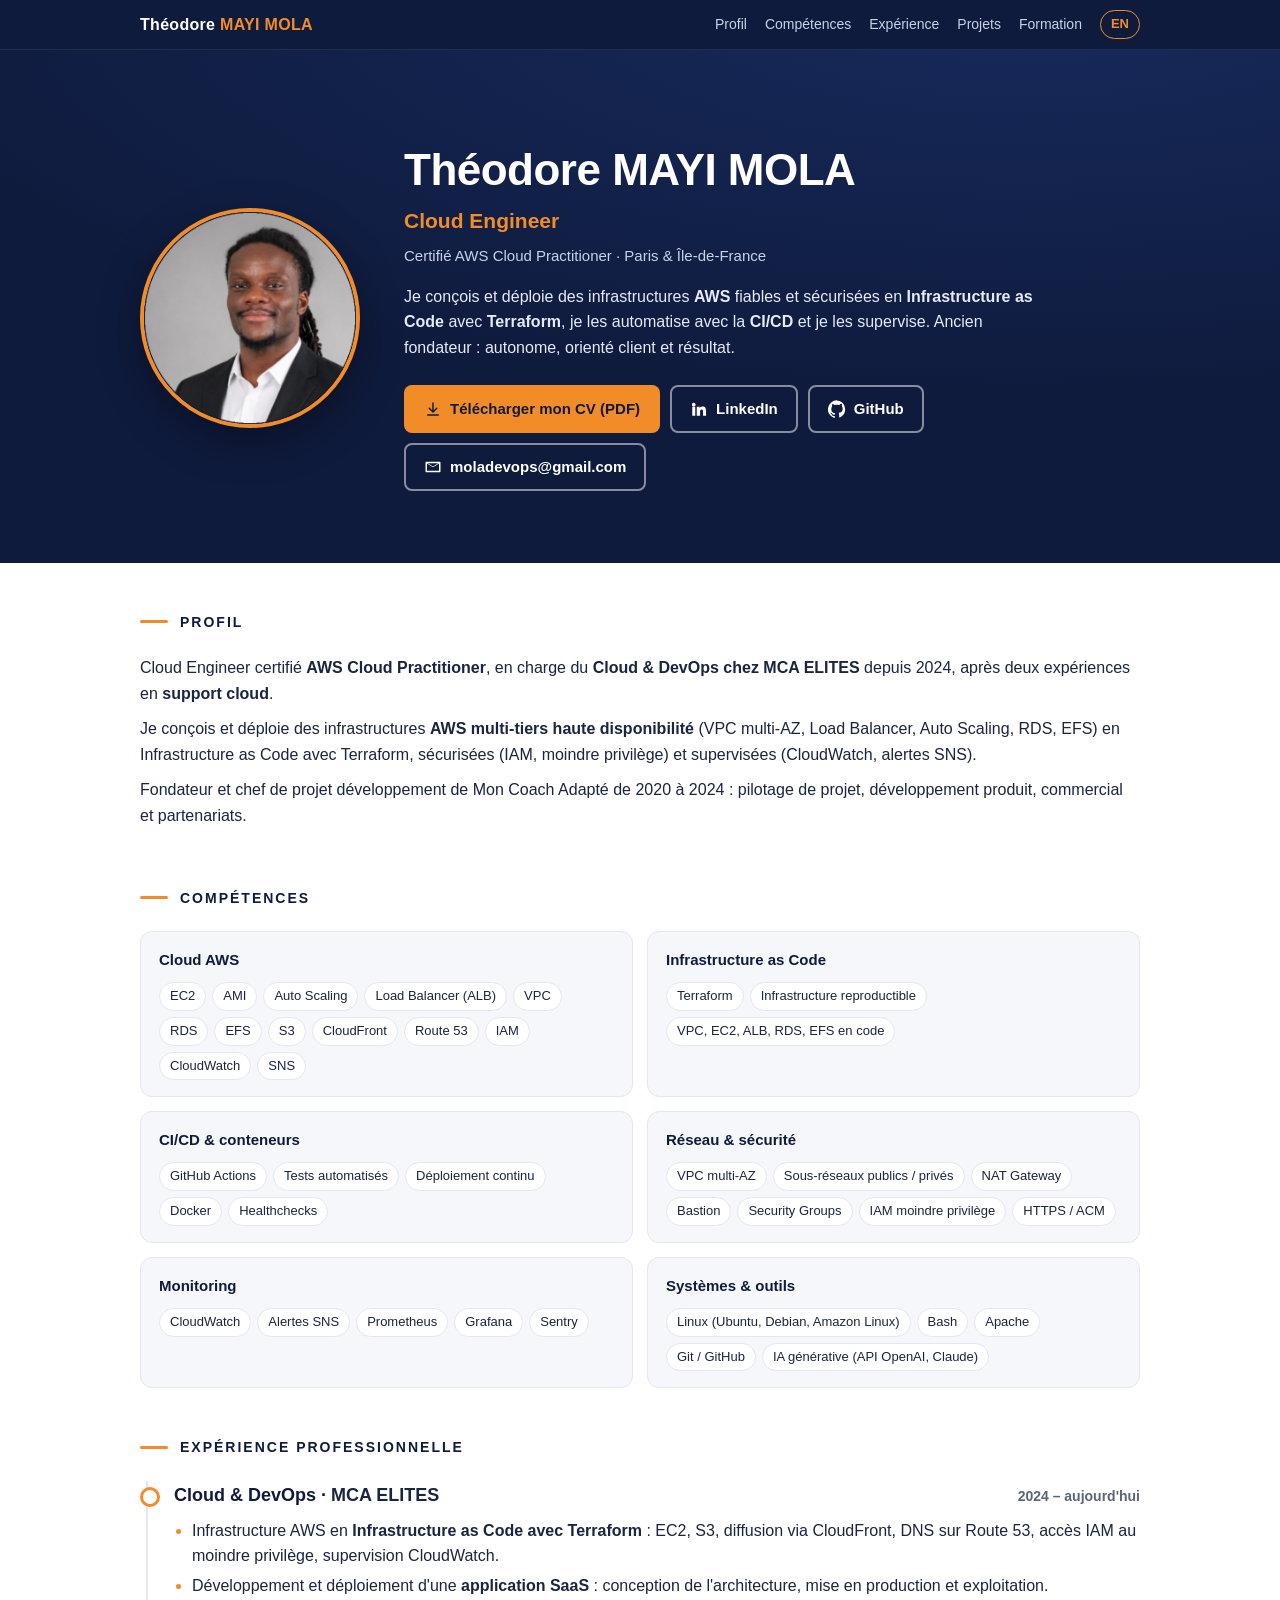
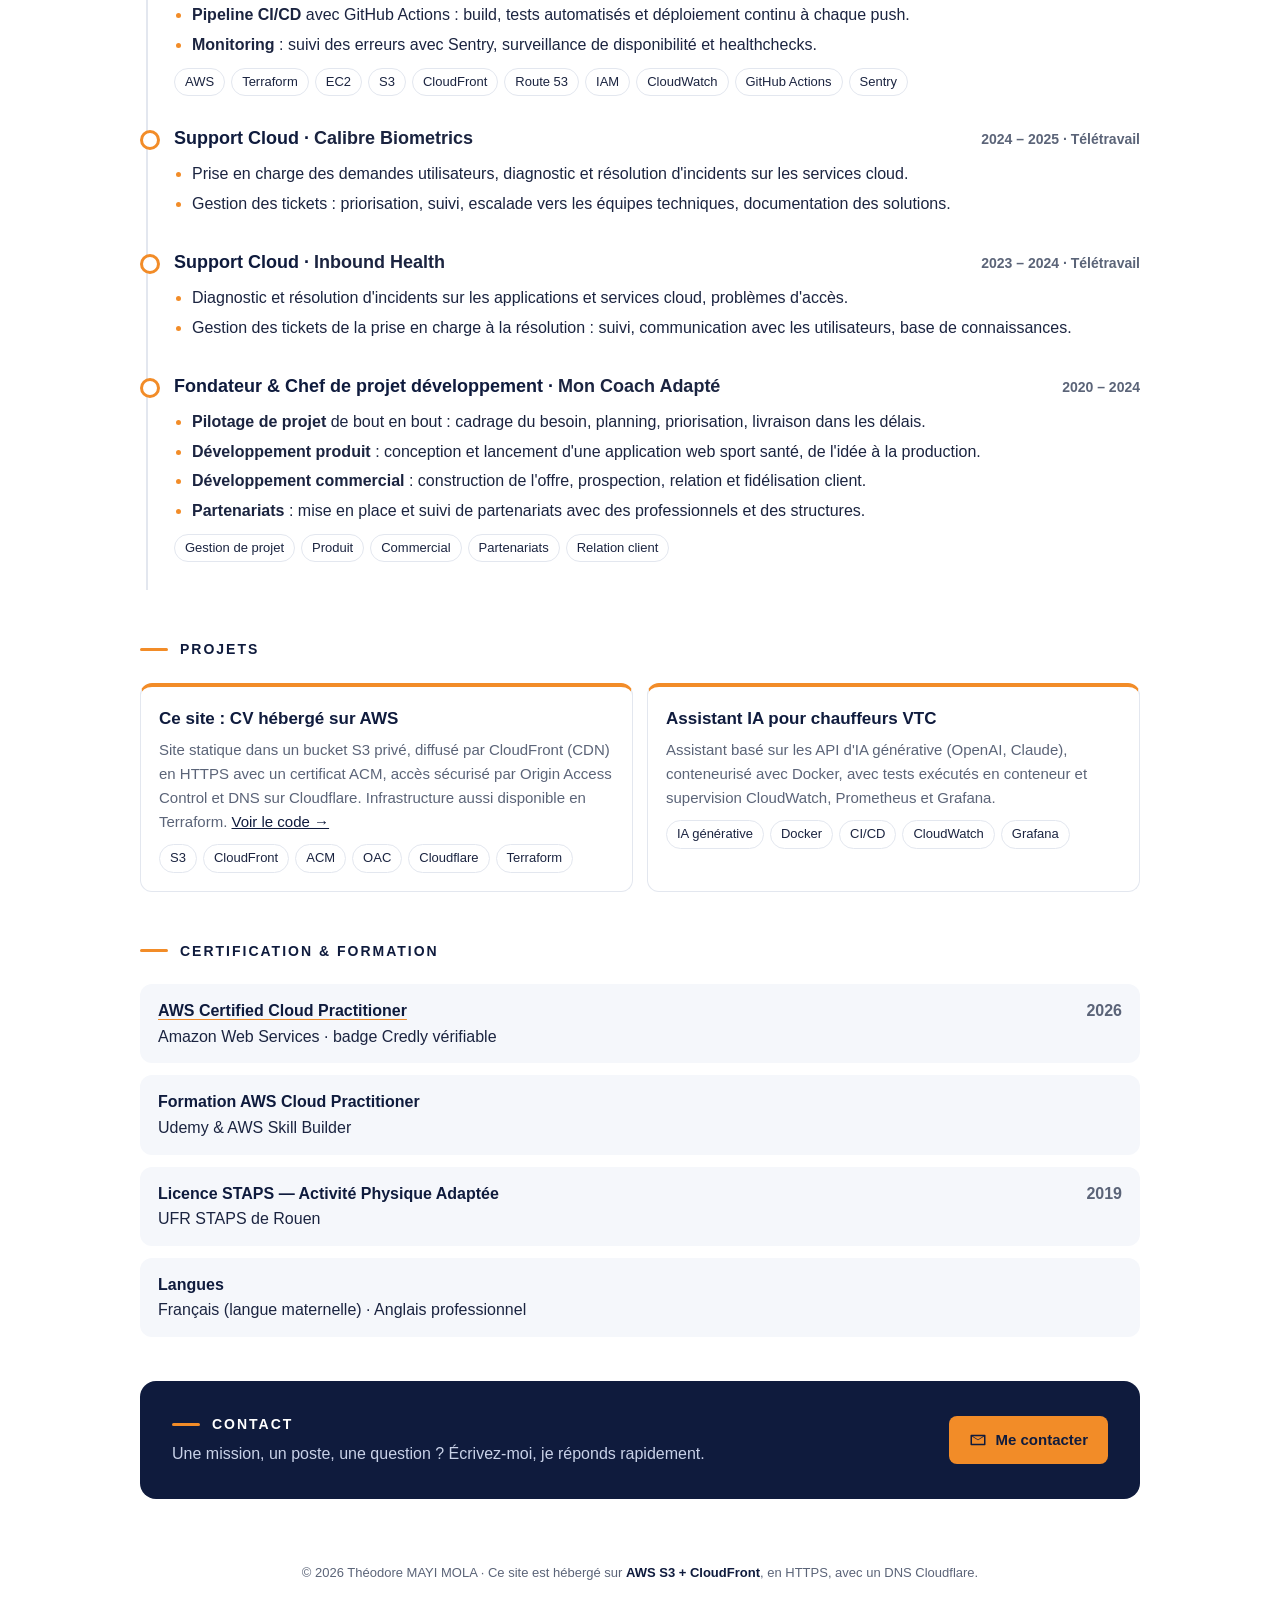
<file: cv-site/index.html>
<!doctype html>
<html lang="fr">
<head>
  <meta charset="utf-8">
  <meta name="viewport" content="width=device-width, initial-scale=1">
  <title>Théodore MAYI MOLA — Cloud Engineer AWS | CV</title>
  <meta name="description" content="CV en ligne de Théodore MAYI MOLA, Cloud Engineer certifié AWS Cloud Practitioner : AWS, Terraform, CI/CD, Linux, Docker. Cloud & DevOps chez MCA ELITES.">
  <meta name="author" content="Théodore MAYI MOLA">
  <link rel="canonical" href="https://www.theodoremayi.com/">
  <link rel="alternate" hreflang="fr" href="https://www.theodoremayi.com/">
  <link rel="alternate" hreflang="en" href="https://www.theodoremayi.com/en.html">
  <link rel="alternate" hreflang="x-default" href="https://www.theodoremayi.com/">
  <meta property="og:type" content="profile">
  <meta property="og:title" content="Théodore MAYI MOLA — Cloud Engineer AWS | CV">
  <meta property="og:description" content="CV en ligne de Théodore MAYI MOLA, Cloud Engineer certifié AWS Cloud Practitioner : AWS, Terraform, CI/CD, Linux, Docker. Cloud & DevOps chez MCA ELITES.">
  <meta property="og:url" content="https://www.theodoremayi.com/">
  <meta property="og:image" content="https://www.theodoremayi.com/assets/theodore-mayi-mola.jpg">
  <meta property="og:locale" content="fr_FR">
  <meta name="twitter:card" content="summary">
  <meta name="theme-color" content="#0f1b3d">
  <link rel="icon" href="assets/favicon.svg" type="image/svg+xml">
  <link rel="stylesheet" href="assets/style.css">
  <script type="application/ld+json">{"@context": "https://schema.org", "@type": "Person", "name": "Théodore MAYI MOLA", "jobTitle": "Cloud Engineer", "url": "https://www.theodoremayi.com/", "image": "https://www.theodoremayi.com/assets/theodore-mayi-mola.jpg", "email": "mailto:moladevops@gmail.com", "sameAs": ["https://www.linkedin.com/in/mola-mayi-a34438158/", "https://github.com/moladevops", "https://www.credly.com/badges/a0e12d06-cac2-4965-a12f-971044d0e08e/public_url"], "worksFor": {"@type": "Organization", "name": "MCA ELITES"}, "knowsAbout": ["Amazon Web Services", "Terraform", "Infrastructure as Code", "CI/CD", "Linux", "Docker", "CloudFront", "Cloud Engineering"], "hasCredential": {"@type": "EducationalOccupationalCredential", "name": "AWS Certified Cloud Practitioner", "url": "https://www.credly.com/badges/a0e12d06-cac2-4965-a12f-971044d0e08e/public_url"}, "address": {"@type": "PostalAddress", "addressLocality": "Paris", "addressCountry": "FR"}}</script>
</head>
<body>
  <header class="topbar">
    <div class="inner">
      <a class="brand" href="index.html">Théodore <span>MAYI MOLA</span></a>
      <nav class="nav" aria-label="Navigation"><a class="hide-mobile" href="#profil">Profil</a><a class="hide-mobile" href="#competences">Compétences</a><a class="hide-mobile" href="#experience">Expérience</a><a class="hide-mobile" href="#projets">Projets</a><a class="hide-mobile" href="#formation">Formation</a><a class="lang" href="en.html" hreflang="en" lang="en">EN</a></nav>
    </div>
  </header>

  <section class="hero" aria-label="Théodore MAYI MOLA">
    <div class="inner">
      <img class="photo" src="assets/theodore-mayi-mola.jpg" width="220" height="220" alt="Théodore MAYI MOLA">
      <div>
        <h1>Théodore MAYI MOLA</h1>
        <p class="role">Cloud Engineer</p>
        <p class="cert">Certifié AWS Cloud Practitioner · Paris & Île-de-France</p>
        <p class="pitch">Je conçois et déploie des infrastructures <strong>AWS</strong> fiables et sécurisées en <strong>Infrastructure as Code</strong> avec <strong>Terraform</strong>, je les automatise avec la <strong>CI/CD</strong> et je les supervise. Ancien fondateur : autonome, orienté client et résultat.</p>
        <div class="actions">
          <a class="btn btn-primary" href="cv/Theodore-MAYI-MOLA-Cloud-Engineer-FR.pdf" download><svg viewBox="0 0 24 24" aria-hidden="true"><path d="M12 3a1 1 0 0 1 1 1v9.59l3.3-3.3a1 1 0 1 1 1.4 1.42l-5 5a1 1 0 0 1-1.4 0l-5-5a1 1 0 1 1 1.4-1.42l3.3 3.3V4a1 1 0 0 1 1-1zM5 19h14a1 1 0 1 1 0 2H5a1 1 0 1 1 0-2z"/></svg>Télécharger mon CV (PDF)</a>
          <a class="btn btn-ghost" href="https://www.linkedin.com/in/mola-mayi-a34438158/" rel="noopener"><svg viewBox="0 0 24 24" aria-hidden="true"><path d="M4.98 3.5a2.5 2.5 0 1 1 0 5 2.5 2.5 0 0 1 0-5zM3 9h4v12H3zM9 9h3.8v1.7h.05c.53-1 1.83-2.05 3.77-2.05 4.03 0 4.78 2.65 4.78 6.1V21h-4v-5.5c0-1.3-.02-3-1.83-3-1.83 0-2.11 1.43-2.11 2.9V21H9z"/></svg>LinkedIn</a>
          <a class="btn btn-ghost" href="https://github.com/moladevops" rel="noopener"><svg viewBox="0 0 24 24" aria-hidden="true"><path d="M12 .5a12 12 0 0 0-3.8 23.4c.6.1.8-.3.8-.6v-2.1c-3.3.7-4-1.6-4-1.6-.6-1.4-1.4-1.8-1.4-1.8-1.1-.7.1-.7.1-.7 1.2.1 1.9 1.3 1.9 1.3 1.1 1.8 2.8 1.3 3.5 1 .1-.8.4-1.3.8-1.6-2.7-.3-5.5-1.3-5.5-6 0-1.3.5-2.4 1.2-3.2-.1-.3-.5-1.5.1-3.2 0 0 1-.3 3.3 1.2a11.5 11.5 0 0 1 6 0C17.3 4.7 18.3 5 18.3 5c.7 1.7.3 2.9.1 3.2.8.8 1.2 1.9 1.2 3.2 0 4.6-2.8 5.6-5.5 5.9.4.4.8 1.1.8 2.2v3.3c0 .3.2.7.8.6A12 12 0 0 0 12 .5z"/></svg>GitHub</a>
          <a class="btn btn-ghost" href="mailto:moladevops@gmail.com"><svg viewBox="0 0 24 24" aria-hidden="true"><path d="M3 5h18a1 1 0 0 1 1 1v12a1 1 0 0 1-1 1H3a1 1 0 0 1-1-1V6a1 1 0 0 1 1-1zm9 7.2L4 7.3V17h16V7.3l-8 4.9zM5.1 7 12 11.2 18.9 7z"/></svg>moladevops@gmail.com</a>
        </div>
      </div>
    </div>
  </section>

  <main>
    <section id="profil"><h2>Profil</h2><p style="margin-bottom:10px">Cloud Engineer certifié <strong>AWS Cloud Practitioner</strong>, en charge du <strong>Cloud & DevOps chez MCA ELITES</strong> depuis 2024, après deux expériences en <strong>support cloud</strong>.</p><p style="margin-bottom:10px">Je conçois et déploie des infrastructures <strong>AWS multi-tiers haute disponibilité</strong> (VPC multi-AZ, Load Balancer, Auto Scaling, RDS, EFS) en Infrastructure as Code avec Terraform, sécurisées (IAM, moindre privilège) et supervisées (CloudWatch, alertes SNS).</p><p style="margin-bottom:10px">Fondateur et chef de projet développement de Mon Coach Adapté de 2020 à 2024 : pilotage de projet, développement produit, commercial et partenariats.</p></section>
    <section id="competences"><h2>Compétences</h2><div class="skills"><div class="skill-card"><h3>Cloud AWS</h3><div class="tags"><span class="tag">EC2</span><span class="tag">AMI</span><span class="tag">Auto Scaling</span><span class="tag">Load Balancer (ALB)</span><span class="tag">VPC</span><span class="tag">RDS</span><span class="tag">EFS</span><span class="tag">S3</span><span class="tag">CloudFront</span><span class="tag">Route 53</span><span class="tag">IAM</span><span class="tag">CloudWatch</span><span class="tag">SNS</span></div></div><div class="skill-card"><h3>Infrastructure as Code</h3><div class="tags"><span class="tag">Terraform</span><span class="tag">Infrastructure reproductible</span><span class="tag">VPC, EC2, ALB, RDS, EFS en code</span></div></div><div class="skill-card"><h3>CI/CD & conteneurs</h3><div class="tags"><span class="tag">GitHub Actions</span><span class="tag">Tests automatisés</span><span class="tag">Déploiement continu</span><span class="tag">Docker</span><span class="tag">Healthchecks</span></div></div><div class="skill-card"><h3>Réseau & sécurité</h3><div class="tags"><span class="tag">VPC multi-AZ</span><span class="tag">Sous-réseaux publics / privés</span><span class="tag">NAT Gateway</span><span class="tag">Bastion</span><span class="tag">Security Groups</span><span class="tag">IAM moindre privilège</span><span class="tag">HTTPS / ACM</span></div></div><div class="skill-card"><h3>Monitoring</h3><div class="tags"><span class="tag">CloudWatch</span><span class="tag">Alertes SNS</span><span class="tag">Prometheus</span><span class="tag">Grafana</span><span class="tag">Sentry</span></div></div><div class="skill-card"><h3>Systèmes & outils</h3><div class="tags"><span class="tag">Linux (Ubuntu, Debian, Amazon Linux)</span><span class="tag">Bash</span><span class="tag">Apache</span><span class="tag">Git / GitHub</span><span class="tag">IA générative (API OpenAI, Claude)</span></div></div></div></section>
    <section id="experience"><h2>Expérience professionnelle</h2><div class="timeline"><article class="job"><div class="job-head"><h3>Cloud & DevOps · <span class="org">MCA ELITES</span></h3><span class="when">2024 – aujourd'hui</span></div><ul><li>Infrastructure AWS en <strong>Infrastructure as Code avec Terraform</strong> : EC2, S3, diffusion via CloudFront, DNS sur Route 53, accès IAM au moindre privilège, supervision CloudWatch.</li><li>Développement et déploiement d'une <strong>application SaaS</strong> : conception de l'architecture, mise en production et exploitation.</li><li><strong>Pipeline CI/CD</strong> avec GitHub Actions : build, tests automatisés et déploiement continu à chaque push.</li><li><strong>Monitoring</strong> : suivi des erreurs avec Sentry, surveillance de disponibilité et healthchecks.</li></ul><div class="stack"><div class="tags"><span class="tag">AWS</span><span class="tag">Terraform</span><span class="tag">EC2</span><span class="tag">S3</span><span class="tag">CloudFront</span><span class="tag">Route 53</span><span class="tag">IAM</span><span class="tag">CloudWatch</span><span class="tag">GitHub Actions</span><span class="tag">Sentry</span></div></div></article><article class="job"><div class="job-head"><h3>Support Cloud · <span class="org">Calibre Biometrics</span></h3><span class="when">2024 – 2025 · Télétravail</span></div><ul><li>Prise en charge des demandes utilisateurs, diagnostic et résolution d'incidents sur les services cloud.</li><li>Gestion des tickets : priorisation, suivi, escalade vers les équipes techniques, documentation des solutions.</li></ul></article><article class="job"><div class="job-head"><h3>Support Cloud · <span class="org">Inbound Health</span></h3><span class="when">2023 – 2024 · Télétravail</span></div><ul><li>Diagnostic et résolution d'incidents sur les applications et services cloud, problèmes d'accès.</li><li>Gestion des tickets de la prise en charge à la résolution : suivi, communication avec les utilisateurs, base de connaissances.</li></ul></article><article class="job"><div class="job-head"><h3>Fondateur & Chef de projet développement · <span class="org">Mon Coach Adapté</span></h3><span class="when">2020 – 2024</span></div><ul><li><strong>Pilotage de projet</strong> de bout en bout : cadrage du besoin, planning, priorisation, livraison dans les délais.</li><li><strong>Développement produit</strong> : conception et lancement d'une application web sport santé, de l'idée à la production.</li><li><strong>Développement commercial</strong> : construction de l'offre, prospection, relation et fidélisation client.</li><li><strong>Partenariats</strong> : mise en place et suivi de partenariats avec des professionnels et des structures.</li></ul><div class="stack"><div class="tags"><span class="tag">Gestion de projet</span><span class="tag">Produit</span><span class="tag">Commercial</span><span class="tag">Partenariats</span><span class="tag">Relation client</span></div></div></article></div></section>
    <section id="projets"><h2>Projets</h2><div class="projects"><article class="project"><h3>Ce site : CV hébergé sur AWS</h3><p>Site statique dans un bucket S3 privé, diffusé par CloudFront (CDN) en HTTPS avec un certificat ACM, accès sécurisé par Origin Access Control et DNS sur Cloudflare. Infrastructure aussi disponible en Terraform. <a href="https://github.com/moladevops/my-portfolio" rel="noopener">Voir le code →</a></p><div class="stack"><div class="tags"><span class="tag">S3</span><span class="tag">CloudFront</span><span class="tag">ACM</span><span class="tag">OAC</span><span class="tag">Cloudflare</span><span class="tag">Terraform</span></div></div></article><article class="project"><h3>Assistant IA pour chauffeurs VTC</h3><p>Assistant basé sur les API d'IA générative (OpenAI, Claude), conteneurisé avec Docker, avec tests exécutés en conteneur et supervision CloudWatch, Prometheus et Grafana.</p><div class="stack"><div class="tags"><span class="tag">IA générative</span><span class="tag">Docker</span><span class="tag">CI/CD</span><span class="tag">CloudWatch</span><span class="tag">Grafana</span></div></div></article></div></section>
    <section id="formation"><h2>Certification & formation</h2><div class="edu"><div class="edu-item"><div><a class="badge-link" href="https://www.credly.com/badges/a0e12d06-cac2-4965-a12f-971044d0e08e/public_url" rel="noopener">AWS Certified Cloud Practitioner</a><br><span>Amazon Web Services · badge Credly vérifiable</span></div><span class="when">2026</span></div><div class="edu-item"><div><strong>Formation AWS Cloud Practitioner</strong><br><span>Udemy & AWS Skill Builder</span></div><span class="when"></span></div><div class="edu-item"><div><strong>Licence STAPS — Activité Physique Adaptée</strong><br><span>UFR STAPS de Rouen</span></div><span class="when">2019</span></div><div class="edu-item"><div><strong>Langues</strong><br><span>Français (langue maternelle) · Anglais professionnel</span></div></div></div></section>

    <section class="contact" id="contact">
      <div><h2>Contact</h2><p>Une mission, un poste, une question ? Écrivez-moi, je réponds rapidement.</p></div>
      <a class="btn btn-primary" href="mailto:moladevops@gmail.com"><svg viewBox="0 0 24 24" aria-hidden="true"><path d="M3 5h18a1 1 0 0 1 1 1v12a1 1 0 0 1-1 1H3a1 1 0 0 1-1-1V6a1 1 0 0 1 1-1zm9 7.2L4 7.3V17h16V7.3l-8 4.9zM5.1 7 12 11.2 18.9 7z"/></svg>Me contacter</a>
    </section>
  </main>

  <footer>© 2026 Théodore MAYI MOLA · Ce site est hébergé sur <strong>AWS S3 + CloudFront</strong>, en HTTPS, avec un DNS Cloudflare.</footer>
</body>
</html>
</file>
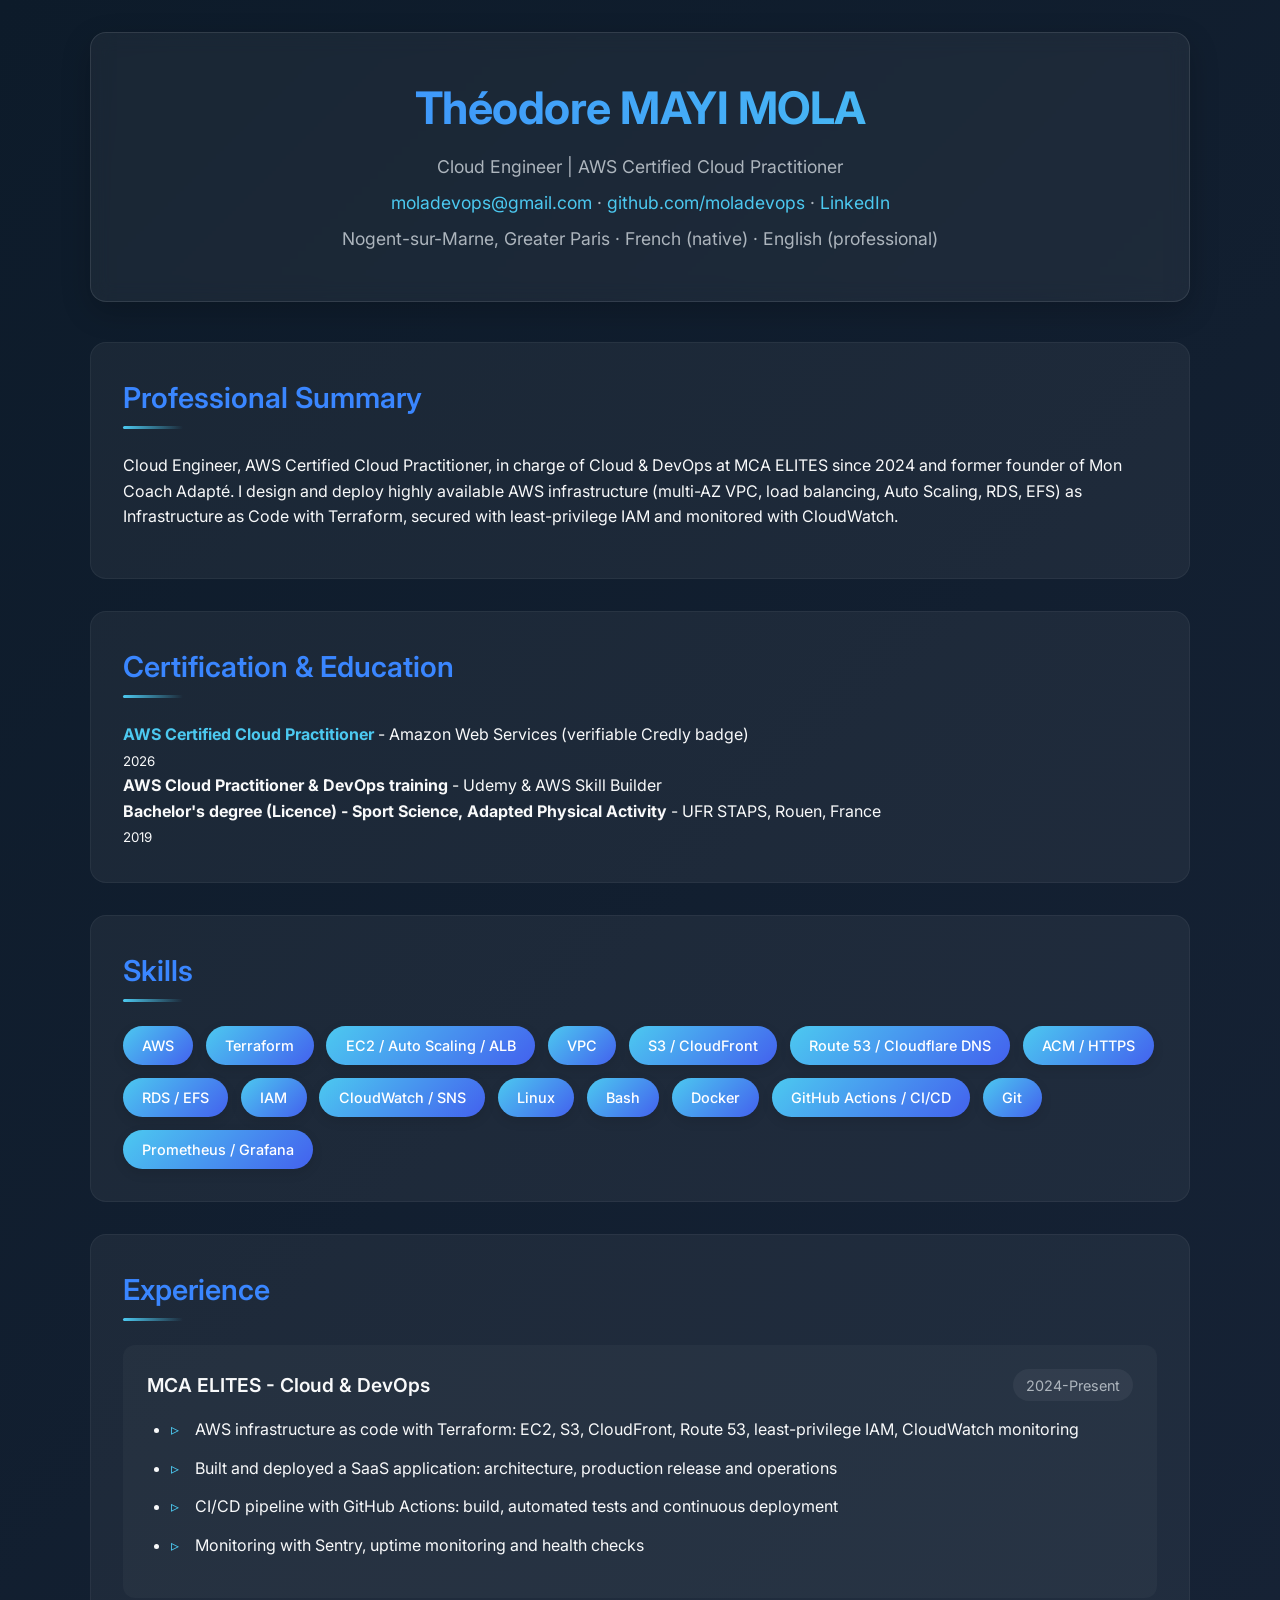
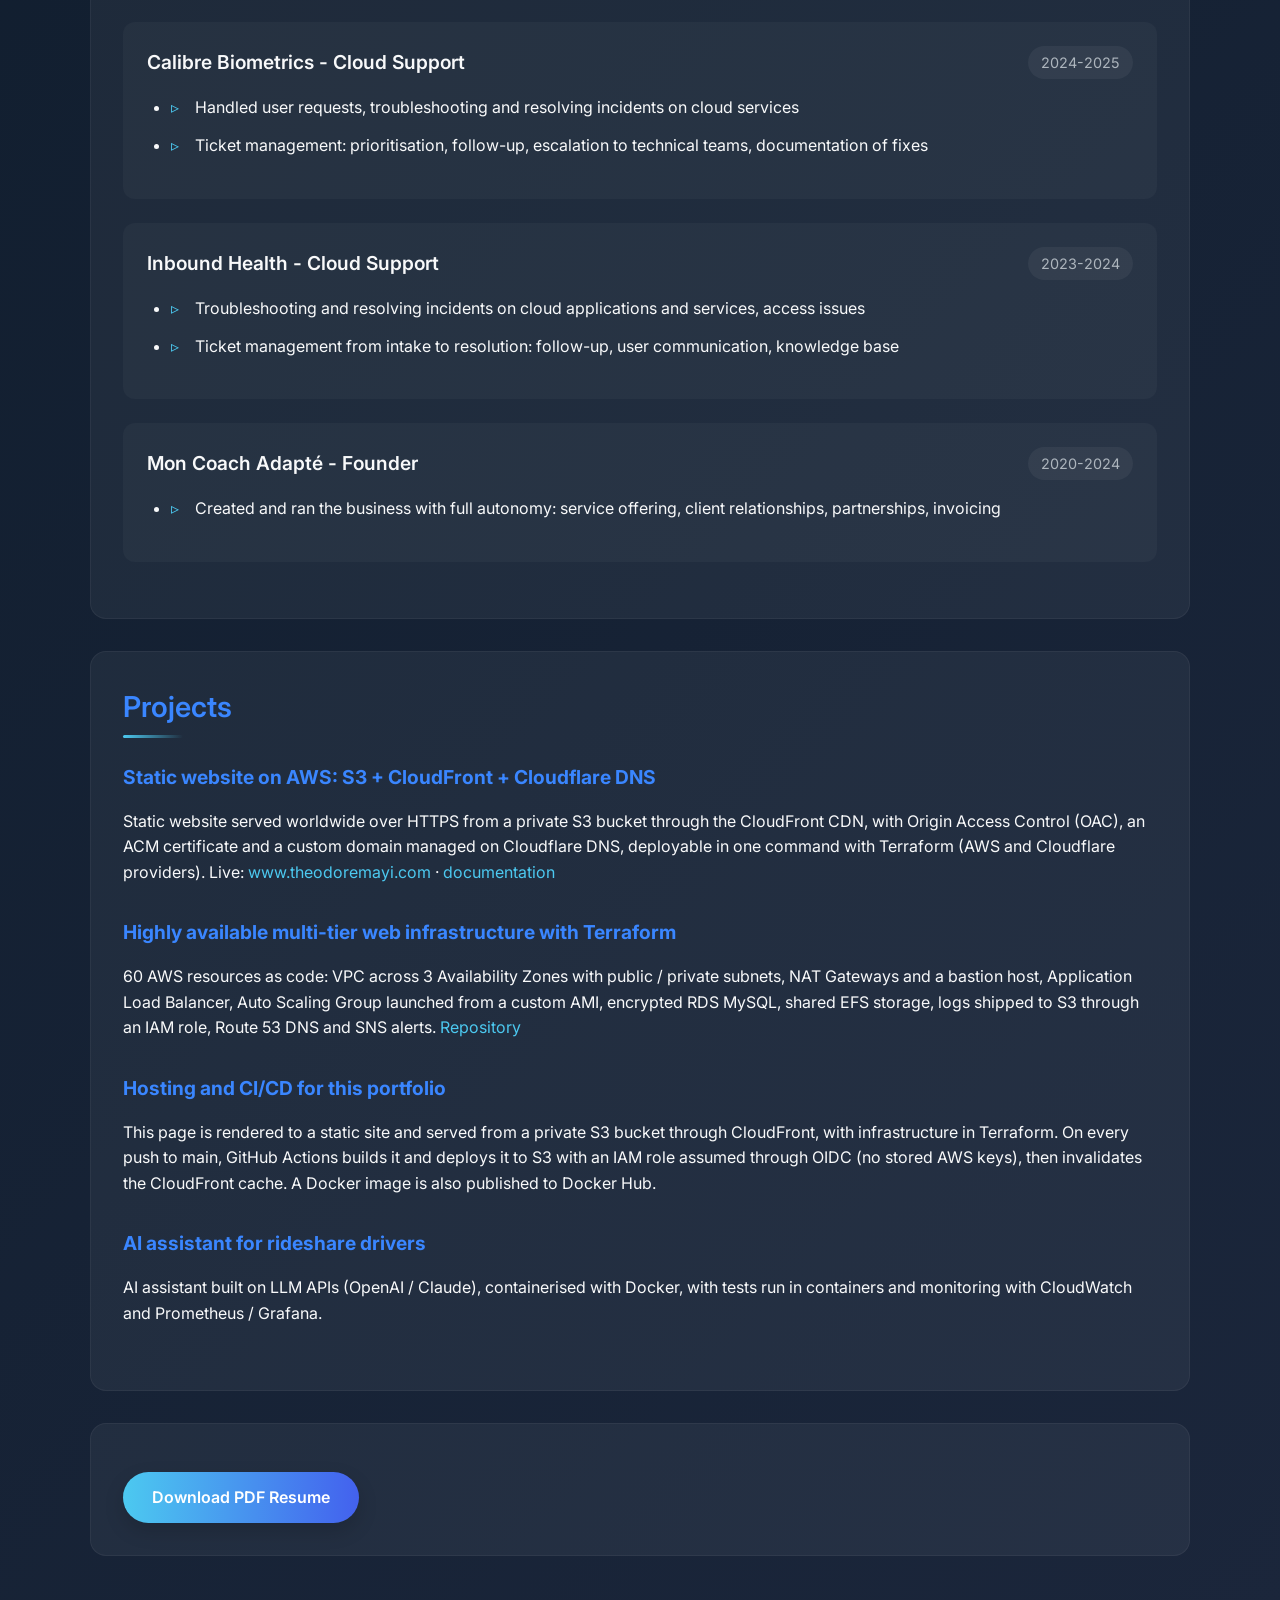
<file: templates/index.html>
<!DOCTYPE html>
<html lang="en">
<head>
    <meta charset="UTF-8">
    <meta name="viewport" content="width=device-width, initial-scale=1.0, shrink-to-fit=no, viewport-fit=cover">
    <meta http-equiv="X-UA-Compatible" content="IE=edge">
    <title>Théodore MAYI MOLA - Cloud Engineer Portfolio</title>
    
    <!-- PWA Support -->
    <meta name="apple-mobile-web-app-capable" content="yes">
    <meta name="apple-mobile-web-app-title" content="Théodore MAYI MOLA Portfolio">
    
    <!-- Font Preloading -->
    <link rel="preload" href="https://fonts.googleapis.com/css2?family=Inter:wght@300;400;500;600;700&display=swap" as="style">
    <link rel="stylesheet" href="https://fonts.googleapis.com/css2?family=Inter:wght@300;400;500;600;700&display=swap">
    
    <style>
        a { color: var(--primary); text-decoration: none; }
        a:hover { text-decoration: underline; }
        :root {
            --primary: #4cc9f0;
            --secondary: #4361ee;
            --accent: #3a86ff;
            --dark: #0d1b2a;
            --darker: #1b263b;
            --light: #f8f9fa;
            --muted: #adb5bd;
            --card-bg: rgba(255, 255, 255, 0.05);
            --transition: all 0.3s cubic-bezier(0.25, 0.8, 0.25, 1);
        }
        
        body {
            font-family: 'Inter', sans-serif;
            background: linear-gradient(135deg, var(--dark), var(--darker));
            color: var(--light);
            line-height: 1.6;
            margin: 0;
            padding: 0;
            min-height: 100vh;
        }

        .container {
            max-width: 1100px;
            margin: 0 auto;
            padding: 2rem 1.5rem;
        }

        /* Header Styles */
        .header {
            text-align: center;
            padding: 2.5rem;
            background: var(--card-bg);
            border-radius: 16px;
            backdrop-filter: blur(10px);
            margin-bottom: 2.5rem;
            border: 1px solid rgba(255, 255, 255, 0.1);
            box-shadow: 0 10px 30px rgba(0, 0, 0, 0.2);
            transition: var(--transition);
        }

        .header:hover {
            transform: translateY(-5px);
            box-shadow: 0 15px 35px rgba(0, 0, 0, 0.3);
        }

        h1 {
            margin: 0;
            font-size: 2.8rem;
            font-weight: 700;
            background: linear-gradient(90deg, var(--accent), var(--primary));
            -webkit-background-clip: text;
            background-clip: text;
            -webkit-text-fill-color: transparent;
            letter-spacing: -0.5px;
            margin-bottom: 0.5rem;
        }

        .header p {
            margin: 0.5rem 0;
            font-size: 1.1rem;
            color: var(--muted);
        }

        /* Section Styles */
        .section {
            background: var(--card-bg);
            padding: 2rem;
            border-radius: 16px;
            margin-bottom: 2rem;
            border: 1px solid rgba(255, 255, 255, 0.05);
            transition: var(--transition);
        }

        .section:hover {
            transform: translateY(-3px);
            box-shadow: 0 12px 25px rgba(0, 0, 0, 0.2);
        }

        h2 {
            color: var(--accent);
            font-size: 1.8rem;
            font-weight: 600;
            margin-top: 0;
            margin-bottom: 1.5rem;
            position: relative;
            padding-bottom: 0.5rem;
        }

        h2::after {
            content: '';
            position: absolute;
            bottom: 0;
            left: 0;
            width: 60px;
            height: 3px;
            background: linear-gradient(90deg, var(--primary), transparent);
            border-radius: 3px;
        }

        /* Experience Section */
        .experience-item {
            background: rgba(255, 255, 255, 0.03);
            padding: 1.5rem;
            border-radius: 12px;
            margin-bottom: 1.5rem;
            transition: var(--transition);
        }

        .experience-item:hover {
            background: rgba(255, 255, 255, 0.07);
            transform: translateY(-3px);
        }

        .experience-header {
            display: flex;
            flex-wrap: wrap;
            justify-content: space-between;
            align-items: center;
            margin-bottom: 1rem;
        }

        .experience-title {
            font-weight: 600;
            font-size: 1.2rem;
            color: var(--light);
            margin-right: 1rem;
        }

        .experience-date {
            color: var(--muted);
            font-size: 0.9rem;
            background: rgba(255, 255, 255, 0.05);
            padding: 0.3rem 0.8rem;
            border-radius: 20px;
        }

        ul {
            padding-left: 1.5rem;
            margin: 1rem 0;
        }

        li {
            margin-bottom: 0.8rem;
            position: relative;
            padding-left: 1.5rem;
        }

        li::before {
            content: '▹';
            position: absolute;
            left: 0;
            color: var(--primary);
        }

        /* Skills Section */
        .skills-list {
            display: flex;
            flex-wrap: wrap;
            gap: 0.8rem;
            margin-top: 1.5rem;
        }

        .skill {
            background: linear-gradient(135deg, var(--primary), var(--secondary));
            color: white;
            padding: 0.5rem 1.2rem;
            border-radius: 50px;
            font-size: 0.9rem;
            font-weight: 500;
            transition: var(--transition);
            box-shadow: 0 4px 12px rgba(0, 0, 0, 0.1);
        }

        .skill:hover {
            transform: translateY(-3px);
            box-shadow: 0 8px 20px rgba(0, 0, 0, 0.2);
        }

        /* Projects Section */
        .project-item {
            margin-bottom: 2rem;
        }

        .project-item strong {
            display: block;
            font-size: 1.2rem;
            margin-bottom: 0.5rem;
            color: var(--accent);
        }

        /* Download Button */
        .download-btn {
            display: inline-flex;
            align-items: center;
            justify-content: center;
            padding: 0.8rem 1.8rem;
            background: linear-gradient(90deg, var(--primary), var(--secondary));
            color: white;
            text-decoration: none;
            border-radius: 50px;
            font-weight: 600;
            transition: var(--transition);
            box-shadow: 0 8px 20px rgba(0, 0, 0, 0.15);
            border: none;
            cursor: pointer;
            margin-top: 1rem;
        }

        .download-btn:hover {
            transform: translateY(-3px);
            box-shadow: 0 12px 25px rgba(0, 0, 0, 0.2);
            background: linear-gradient(90deg, var(--secondary), var(--accent));
        }

        /* Animations */
        @keyframes fadeIn {
            from { opacity: 0; transform: translateY(20px); }
            to { opacity: 1; transform: translateY(0); }
        }

        .container {
            animation: fadeIn 0.8s ease-out;
        }

        /* Responsive Adjustments */
        @media (max-width: 768px) {
            .container {
                padding: 1.5rem 1rem;
            }
            
            .header {
                padding: 1.5rem;
            }
            
            h1 {
                font-size: 2.2rem;
            }
            
            .section {
                padding: 1.5rem;
            }
            
            .experience-header {
                flex-direction: column;
                align-items: flex-start;
                gap: 0.5rem;
            }
        }
    </style>
</head>

<body>
    <div class="container">
        <header class="header">
            <h1>Théodore MAYI MOLA</h1>
            <p>Cloud Engineer | AWS Certified Cloud Practitioner</p>
            <p><a href="mailto:moladevops@gmail.com">moladevops@gmail.com</a> · <a href="https://github.com/moladevops">github.com/moladevops</a> · <a href="https://www.linkedin.com/in/mola-mayi-a34438158/">LinkedIn</a></p>
            <p>Nogent-sur-Marne, Greater Paris · French (native) · English (professional)</p>
        </header>

        <section class="section summary">
            <h2>Professional Summary</h2>
            <p>Cloud Engineer, AWS Certified Cloud Practitioner, in charge of Cloud &amp; DevOps at MCA ELITES since 2024 and former founder of Mon Coach Adapté. I design and deploy highly available AWS infrastructure (multi-AZ VPC, load balancing, Auto Scaling, RDS, EFS) as Infrastructure as Code with Terraform, secured with least-privilege IAM and monitored with CloudWatch.</p>
        </section>

        <section class="section">
            <h2>Certification &amp; Education</h2>
            <div class="education-item">
                <strong><a href="https://www.credly.com/badges/a0e12d06-cac2-4965-a12f-971044d0e08e/public_url">AWS Certified Cloud Practitioner</a></strong> - Amazon Web Services (verifiable Credly badge)<br>
                <small>2026</small>
            </div>
            <div class="education-item">
                <strong>AWS Cloud Practitioner &amp; DevOps training</strong> - Udemy &amp; AWS Skill Builder
            </div>
            <div class="education-item">
                <strong>Bachelor's degree (Licence) - Sport Science, Adapted Physical Activity</strong> - UFR STAPS, Rouen, France<br>
                <small>2019</small>
            </div>
        </section>

        <section class="section">
            <h2>Skills</h2>
            <div class="skills-list">
                <span class="skill">AWS</span>
                <span class="skill">Terraform</span>
                <span class="skill">EC2 / Auto Scaling / ALB</span>
                <span class="skill">VPC</span>
                <span class="skill">S3 / CloudFront</span>
                <span class="skill">Route 53 / Cloudflare DNS</span>
                <span class="skill">ACM / HTTPS</span>
                <span class="skill">RDS / EFS</span>
                <span class="skill">IAM</span>
                <span class="skill">CloudWatch / SNS</span>
                <span class="skill">Linux</span>
                <span class="skill">Bash</span>
                <span class="skill">Docker</span>
                <span class="skill">GitHub Actions / CI/CD</span>
                <span class="skill">Git</span>
                <span class="skill">Prometheus / Grafana</span>
            </div>
        </section>

        <section class="section">
            <h2>Experience</h2>
            <article class="experience-item">
                <div class="experience-header">
                    <div class="experience-title">MCA ELITES - Cloud &amp; DevOps</div>
                    <div class="experience-date">2024-Present</div>
                </div>
                <ul>
                    <li>AWS infrastructure as code with Terraform: EC2, S3, CloudFront, Route 53, least-privilege IAM, CloudWatch monitoring</li>
                    <li>Built and deployed a SaaS application: architecture, production release and operations</li>
                    <li>CI/CD pipeline with GitHub Actions: build, automated tests and continuous deployment</li>
                    <li>Monitoring with Sentry, uptime monitoring and health checks</li>
                </ul>
            </article>

            <article class="experience-item">
                <div class="experience-header">
                    <div class="experience-title">Calibre Biometrics - Cloud Support</div>
                    <div class="experience-date">2024-2025</div>
                </div>
                <ul>
                    <li>Handled user requests, troubleshooting and resolving incidents on cloud services</li>
                    <li>Ticket management: prioritisation, follow-up, escalation to technical teams, documentation of fixes</li>
                </ul>
            </article>

            <article class="experience-item">
                <div class="experience-header">
                    <div class="experience-title">Inbound Health - Cloud Support</div>
                    <div class="experience-date">2023-2024</div>
                </div>
                <ul>
                    <li>Troubleshooting and resolving incidents on cloud applications and services, access issues</li>
                    <li>Ticket management from intake to resolution: follow-up, user communication, knowledge base</li>
                </ul>
            </article>

            <article class="experience-item">
                <div class="experience-header">
                    <div class="experience-title">Mon Coach Adapté - Founder</div>
                    <div class="experience-date">2020-2024</div>
                </div>
                <ul>
                    <li>Created and ran the business with full autonomy: service offering, client relationships, partnerships, invoicing</li>
                </ul>
            </article>
        </section>

        <section class="section">
            <h2>Projects</h2>
            <article class="project-item">
                <strong>Static website on AWS: S3 + CloudFront + Cloudflare DNS</strong>
                <p>Static website served worldwide over HTTPS from a private S3 bucket through the CloudFront CDN, with Origin Access Control (OAC), an ACM certificate and a custom domain managed on Cloudflare DNS, deployable in one command with Terraform (AWS and Cloudflare providers). Live: <a href="https://www.theodoremayi.com">www.theodoremayi.com</a> · <a href="https://github.com/moladevops/my-portfolio/tree/main/projects/aws-s3-cloudfront-static-website">documentation</a></p>
            </article>
            <article class="project-item">
                <strong>Highly available multi-tier web infrastructure with Terraform</strong>
                <p>60 AWS resources as code: VPC across 3 Availability Zones with public / private subnets, NAT Gateways and a bastion host, Application Load Balancer, Auto Scaling Group launched from a custom AMI, encrypted RDS MySQL, shared EFS storage, logs shipped to S3 through an IAM role, Route 53 DNS and SNS alerts. <a href="https://github.com/moladevops/AWS-PROJECT-Build-application-Infrastructure-on-AWS">Repository</a></p>
            </article>
            <article class="project-item">
                <strong>Hosting and CI/CD for this portfolio</strong>
                <p>This page is rendered to a static site and served from a private S3 bucket through CloudFront, with infrastructure in Terraform. On every push to main, GitHub Actions builds it and deploys it to S3 with an IAM role assumed through OIDC (no stored AWS keys), then invalidates the CloudFront cache. A Docker image is also published to Docker Hub.</p>
            </article>
            <article class="project-item">
                <strong>AI assistant for rideshare drivers</strong>
                <p>AI assistant built on LLM APIs (OpenAI / Claude), containerised with Docker, with tests run in containers and monitoring with CloudWatch and Prometheus / Grafana.</p>
            </article>
        </section>

        <footer class="section">
            <a href="{{ url_for('static', filename='Theodore-MAYI-MOLA-Cloud-Engineer.pdf') }}" class="download-btn" download>Download PDF Resume</a>
        </footer>
    </div>
</body>
</html>
</file>
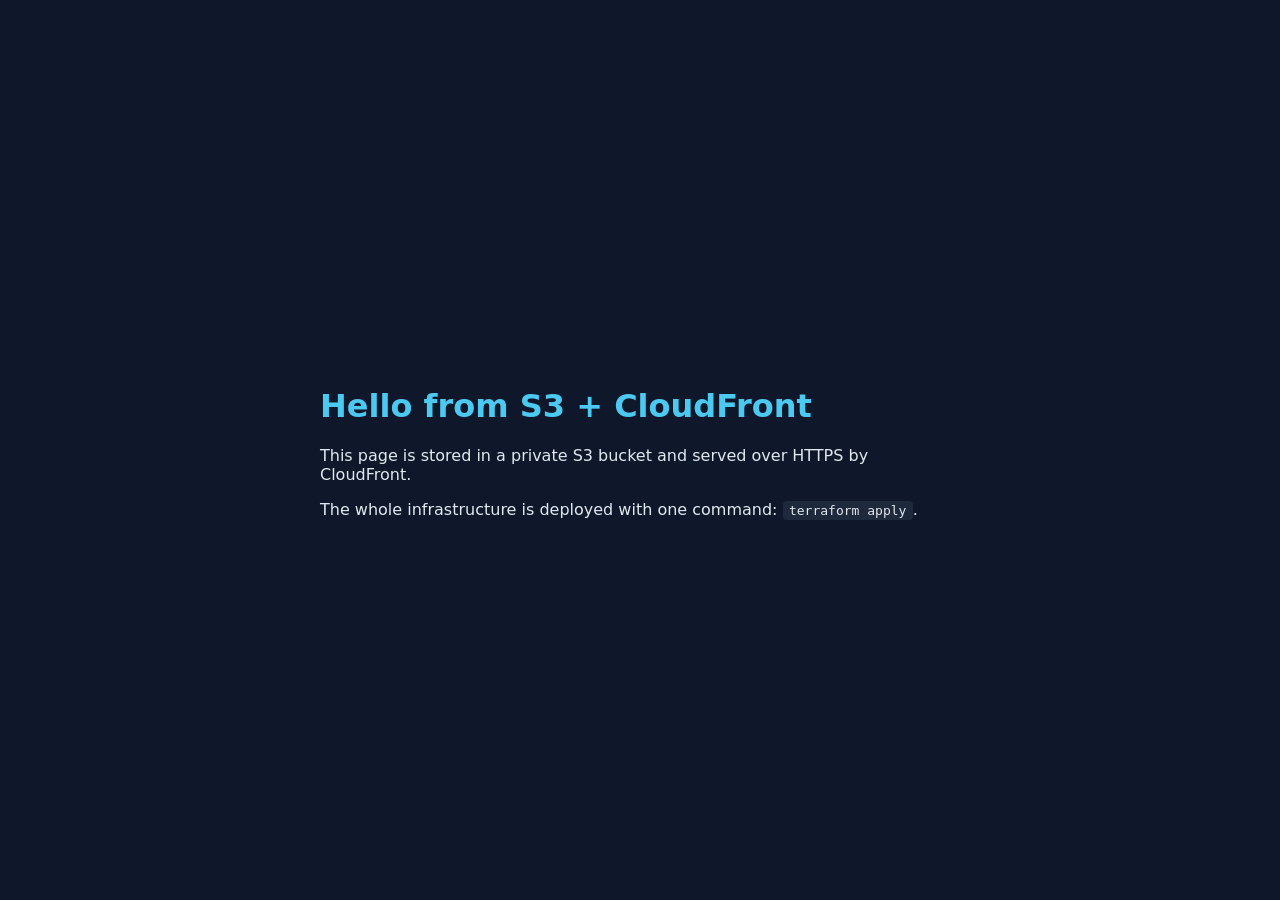
<file: projects/aws-s3-cloudfront-static-website/site/index.html>
<!doctype html>
<html lang="en">
<head>
  <meta charset="utf-8">
  <meta name="viewport" content="width=device-width, initial-scale=1">
  <title>Static website on AWS</title>
  <link rel="stylesheet" href="style.css">
</head>
<body>
  <main>
    <h1>Hello from S3 + CloudFront</h1>
    <p>This page is stored in a private S3 bucket and served over HTTPS by CloudFront.</p>
    <p>The whole infrastructure is deployed with one command: <code>terraform apply</code>.</p>
  </main>
</body>
</html>
</file>
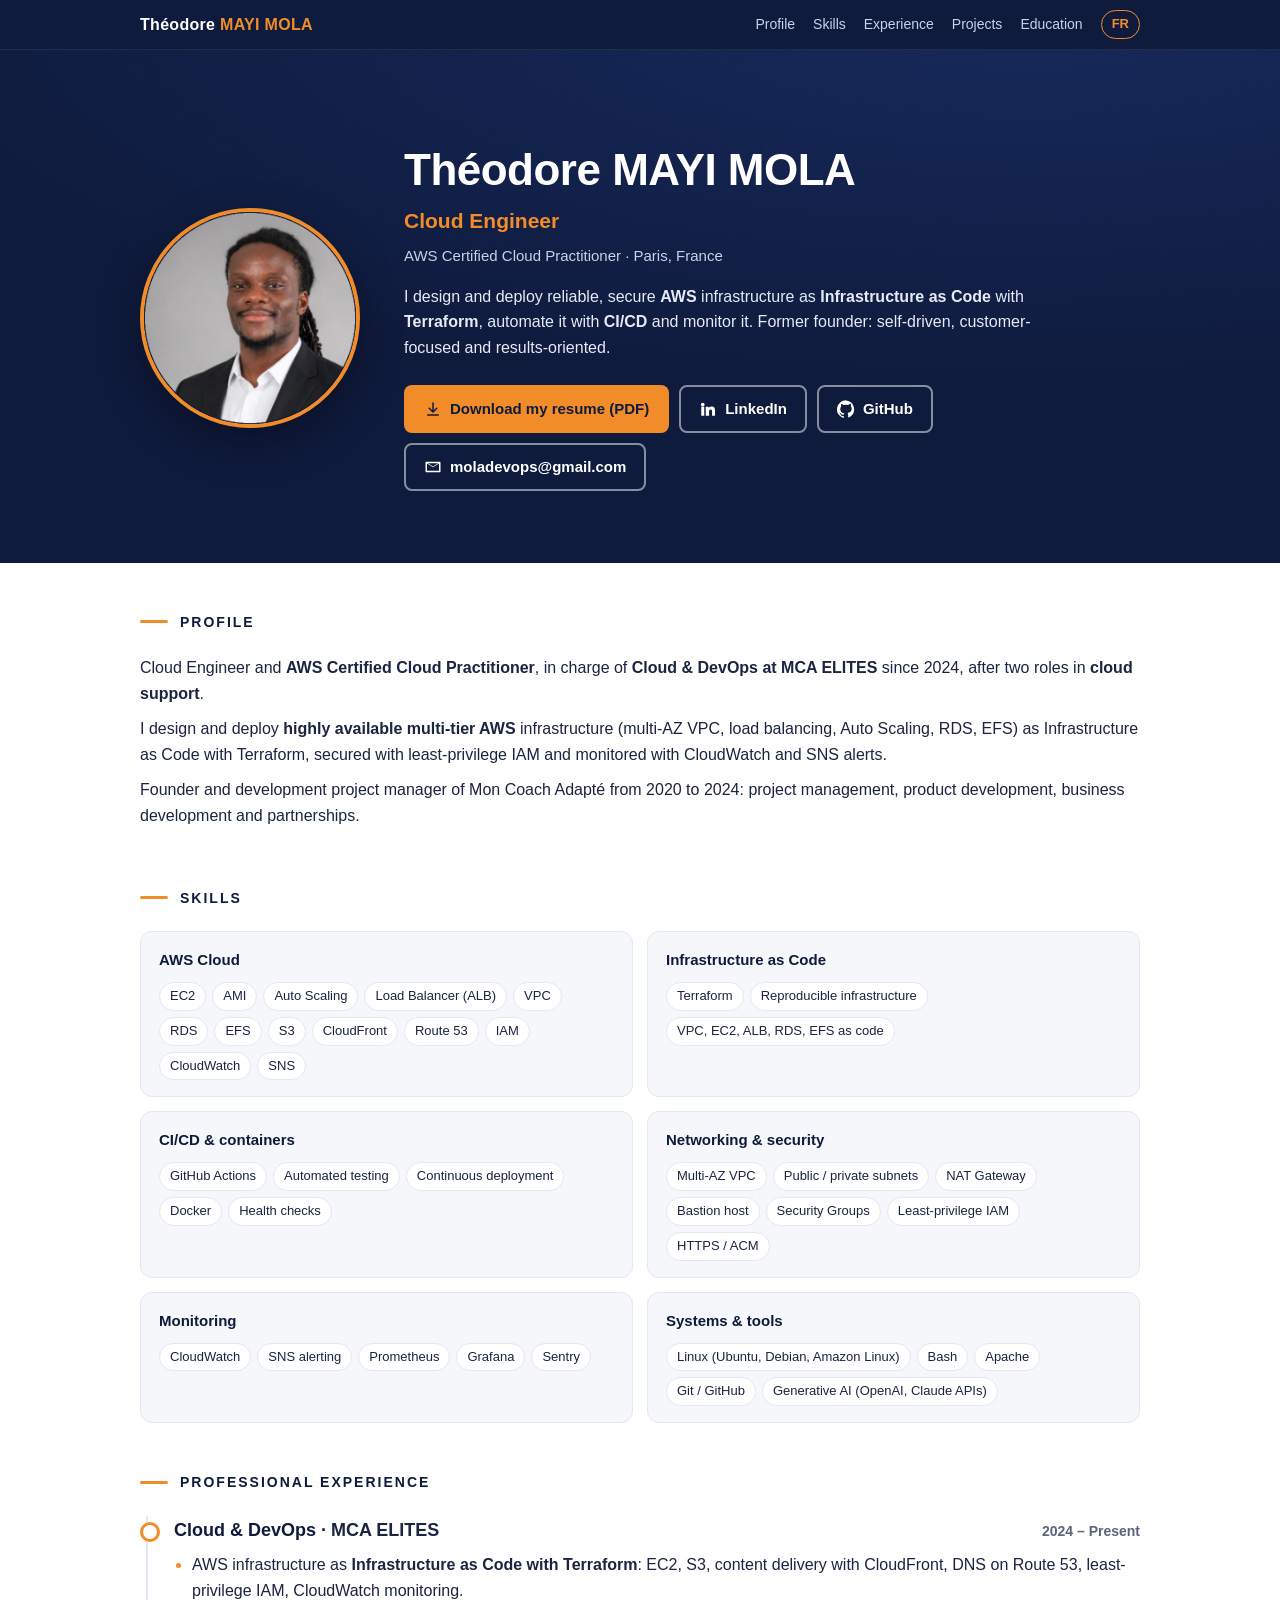
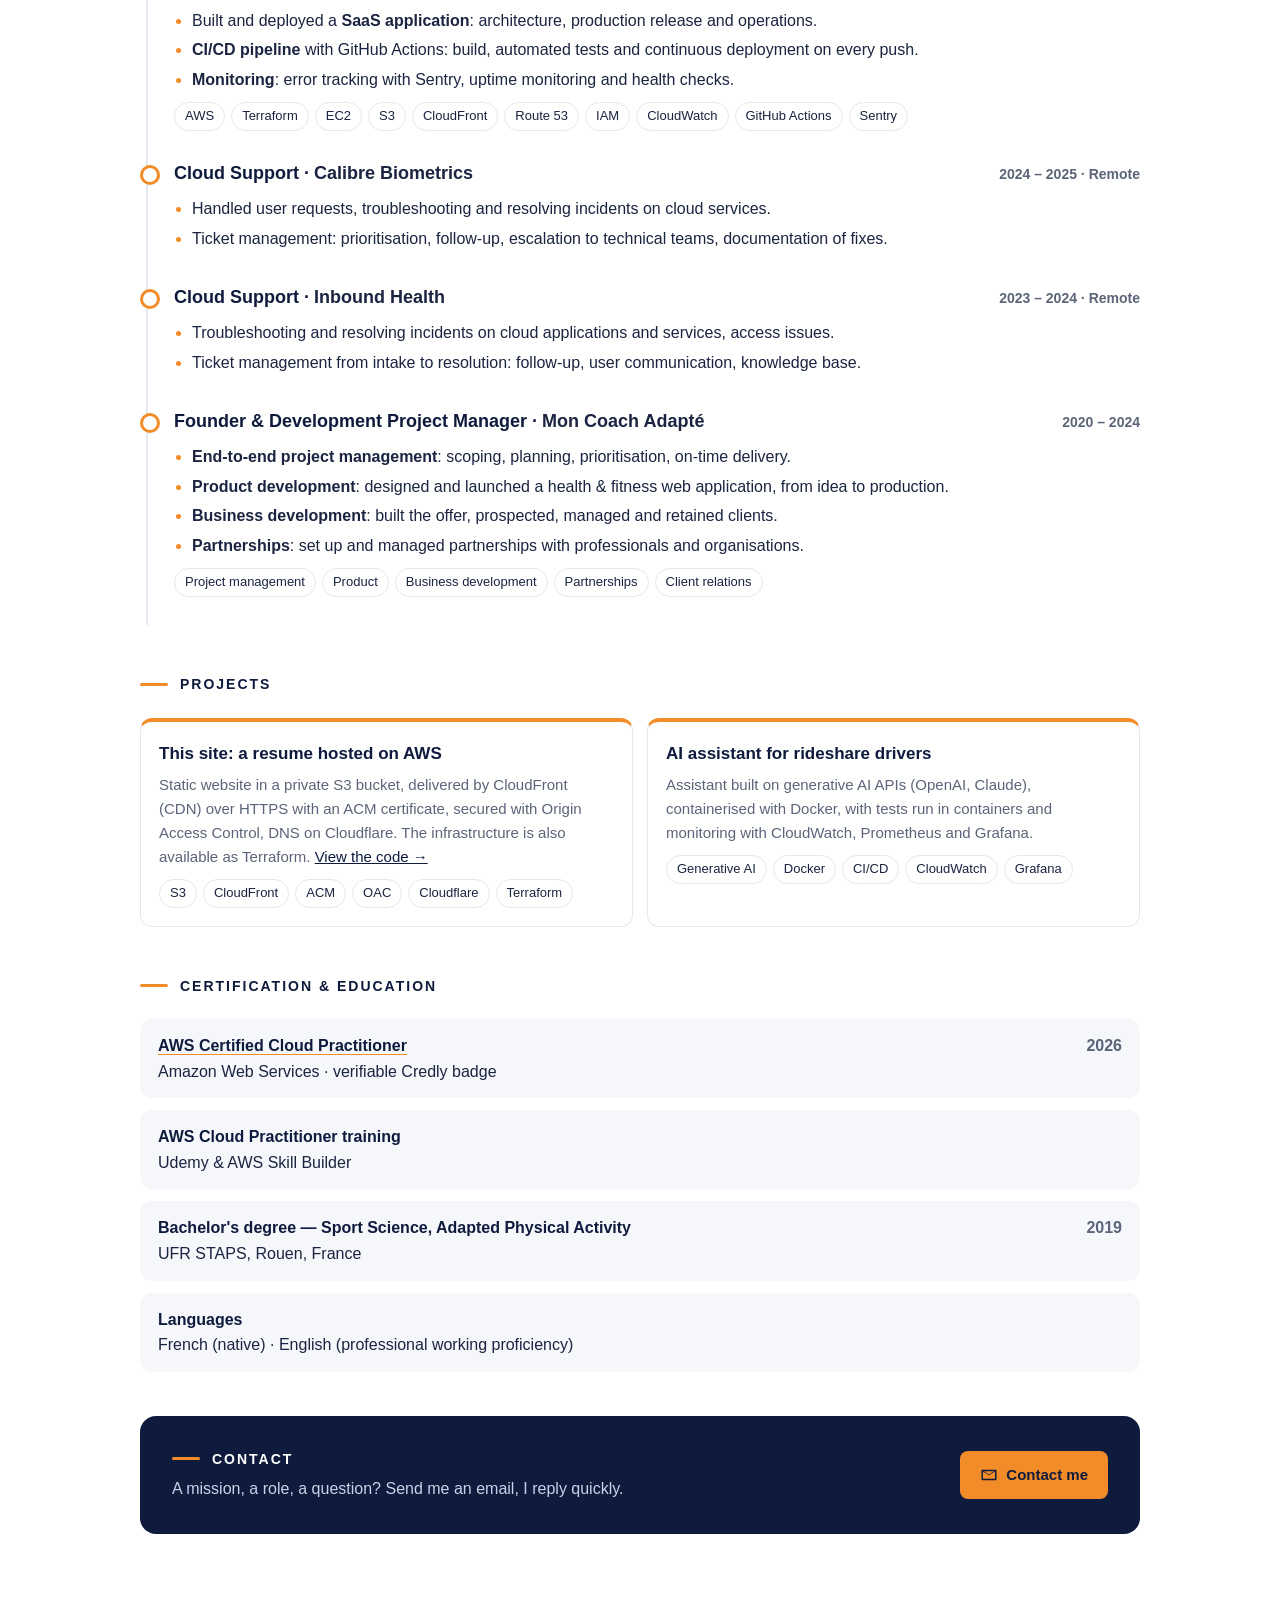
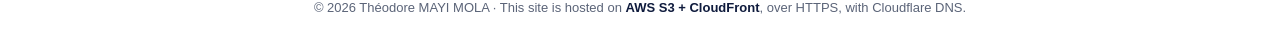
<file: cv-site/en.html>
<!doctype html>
<html lang="en">
<head>
  <meta charset="utf-8">
  <meta name="viewport" content="width=device-width, initial-scale=1">
  <title>Théodore MAYI MOLA — AWS Cloud Engineer | Resume</title>
  <meta name="description" content="Online resume of Théodore MAYI MOLA, Cloud Engineer and AWS Certified Cloud Practitioner: AWS, Terraform, CI/CD, Linux, Docker. Cloud & DevOps at MCA ELITES.">
  <meta name="author" content="Théodore MAYI MOLA">
  <link rel="canonical" href="https://www.theodoremayi.com/en.html">
  <link rel="alternate" hreflang="fr" href="https://www.theodoremayi.com/">
  <link rel="alternate" hreflang="en" href="https://www.theodoremayi.com/en.html">
  <link rel="alternate" hreflang="x-default" href="https://www.theodoremayi.com/">
  <meta property="og:type" content="profile">
  <meta property="og:title" content="Théodore MAYI MOLA — AWS Cloud Engineer | Resume">
  <meta property="og:description" content="Online resume of Théodore MAYI MOLA, Cloud Engineer and AWS Certified Cloud Practitioner: AWS, Terraform, CI/CD, Linux, Docker. Cloud & DevOps at MCA ELITES.">
  <meta property="og:url" content="https://www.theodoremayi.com/en.html">
  <meta property="og:image" content="https://www.theodoremayi.com/assets/theodore-mayi-mola.jpg">
  <meta property="og:locale" content="en_US">
  <meta name="twitter:card" content="summary">
  <meta name="theme-color" content="#0f1b3d">
  <link rel="icon" href="assets/favicon.svg" type="image/svg+xml">
  <link rel="stylesheet" href="assets/style.css">
  <script type="application/ld+json">{"@context": "https://schema.org", "@type": "Person", "name": "Théodore MAYI MOLA", "jobTitle": "Cloud Engineer", "url": "https://www.theodoremayi.com/", "image": "https://www.theodoremayi.com/assets/theodore-mayi-mola.jpg", "email": "mailto:moladevops@gmail.com", "sameAs": ["https://www.linkedin.com/in/mola-mayi-a34438158/", "https://github.com/moladevops", "https://www.credly.com/badges/a0e12d06-cac2-4965-a12f-971044d0e08e/public_url"], "worksFor": {"@type": "Organization", "name": "MCA ELITES"}, "knowsAbout": ["Amazon Web Services", "Terraform", "Infrastructure as Code", "CI/CD", "Linux", "Docker", "CloudFront", "Cloud Engineering"], "hasCredential": {"@type": "EducationalOccupationalCredential", "name": "AWS Certified Cloud Practitioner", "url": "https://www.credly.com/badges/a0e12d06-cac2-4965-a12f-971044d0e08e/public_url"}, "address": {"@type": "PostalAddress", "addressLocality": "Paris", "addressCountry": "FR"}}</script>
</head>
<body>
  <header class="topbar">
    <div class="inner">
      <a class="brand" href="en.html">Théodore <span>MAYI MOLA</span></a>
      <nav class="nav" aria-label="Navigation"><a class="hide-mobile" href="#profile">Profile</a><a class="hide-mobile" href="#skills">Skills</a><a class="hide-mobile" href="#experience">Experience</a><a class="hide-mobile" href="#projects">Projects</a><a class="hide-mobile" href="#education">Education</a><a class="lang" href="index.html" hreflang="fr" lang="fr">FR</a></nav>
    </div>
  </header>

  <section class="hero" aria-label="Théodore MAYI MOLA">
    <div class="inner">
      <img class="photo" src="assets/theodore-mayi-mola.jpg" width="220" height="220" alt="Théodore MAYI MOLA">
      <div>
        <h1>Théodore MAYI MOLA</h1>
        <p class="role">Cloud Engineer</p>
        <p class="cert">AWS Certified Cloud Practitioner · Paris, France</p>
        <p class="pitch">I design and deploy reliable, secure <strong>AWS</strong> infrastructure as <strong>Infrastructure as Code</strong> with <strong>Terraform</strong>, automate it with <strong>CI/CD</strong> and monitor it. Former founder: self-driven, customer-focused and results-oriented.</p>
        <div class="actions">
          <a class="btn btn-primary" href="cv/Theodore-MAYI-MOLA-Cloud-Engineer-EN.pdf" download><svg viewBox="0 0 24 24" aria-hidden="true"><path d="M12 3a1 1 0 0 1 1 1v9.59l3.3-3.3a1 1 0 1 1 1.4 1.42l-5 5a1 1 0 0 1-1.4 0l-5-5a1 1 0 1 1 1.4-1.42l3.3 3.3V4a1 1 0 0 1 1-1zM5 19h14a1 1 0 1 1 0 2H5a1 1 0 1 1 0-2z"/></svg>Download my resume (PDF)</a>
          <a class="btn btn-ghost" href="https://www.linkedin.com/in/mola-mayi-a34438158/" rel="noopener"><svg viewBox="0 0 24 24" aria-hidden="true"><path d="M4.98 3.5a2.5 2.5 0 1 1 0 5 2.5 2.5 0 0 1 0-5zM3 9h4v12H3zM9 9h3.8v1.7h.05c.53-1 1.83-2.05 3.77-2.05 4.03 0 4.78 2.65 4.78 6.1V21h-4v-5.5c0-1.3-.02-3-1.83-3-1.83 0-2.11 1.43-2.11 2.9V21H9z"/></svg>LinkedIn</a>
          <a class="btn btn-ghost" href="https://github.com/moladevops" rel="noopener"><svg viewBox="0 0 24 24" aria-hidden="true"><path d="M12 .5a12 12 0 0 0-3.8 23.4c.6.1.8-.3.8-.6v-2.1c-3.3.7-4-1.6-4-1.6-.6-1.4-1.4-1.8-1.4-1.8-1.1-.7.1-.7.1-.7 1.2.1 1.9 1.3 1.9 1.3 1.1 1.8 2.8 1.3 3.5 1 .1-.8.4-1.3.8-1.6-2.7-.3-5.5-1.3-5.5-6 0-1.3.5-2.4 1.2-3.2-.1-.3-.5-1.5.1-3.2 0 0 1-.3 3.3 1.2a11.5 11.5 0 0 1 6 0C17.3 4.7 18.3 5 18.3 5c.7 1.7.3 2.9.1 3.2.8.8 1.2 1.9 1.2 3.2 0 4.6-2.8 5.6-5.5 5.9.4.4.8 1.1.8 2.2v3.3c0 .3.2.7.8.6A12 12 0 0 0 12 .5z"/></svg>GitHub</a>
          <a class="btn btn-ghost" href="mailto:moladevops@gmail.com"><svg viewBox="0 0 24 24" aria-hidden="true"><path d="M3 5h18a1 1 0 0 1 1 1v12a1 1 0 0 1-1 1H3a1 1 0 0 1-1-1V6a1 1 0 0 1 1-1zm9 7.2L4 7.3V17h16V7.3l-8 4.9zM5.1 7 12 11.2 18.9 7z"/></svg>moladevops@gmail.com</a>
        </div>
      </div>
    </div>
  </section>

  <main>
    <section id="profile"><h2>Profile</h2><p style="margin-bottom:10px">Cloud Engineer and <strong>AWS Certified Cloud Practitioner</strong>, in charge of <strong>Cloud & DevOps at MCA ELITES</strong> since 2024, after two roles in <strong>cloud support</strong>.</p><p style="margin-bottom:10px">I design and deploy <strong>highly available multi-tier AWS</strong> infrastructure (multi-AZ VPC, load balancing, Auto Scaling, RDS, EFS) as Infrastructure as Code with Terraform, secured with least-privilege IAM and monitored with CloudWatch and SNS alerts.</p><p style="margin-bottom:10px">Founder and development project manager of Mon Coach Adapté from 2020 to 2024: project management, product development, business development and partnerships.</p></section>
    <section id="skills"><h2>Skills</h2><div class="skills"><div class="skill-card"><h3>AWS Cloud</h3><div class="tags"><span class="tag">EC2</span><span class="tag">AMI</span><span class="tag">Auto Scaling</span><span class="tag">Load Balancer (ALB)</span><span class="tag">VPC</span><span class="tag">RDS</span><span class="tag">EFS</span><span class="tag">S3</span><span class="tag">CloudFront</span><span class="tag">Route 53</span><span class="tag">IAM</span><span class="tag">CloudWatch</span><span class="tag">SNS</span></div></div><div class="skill-card"><h3>Infrastructure as Code</h3><div class="tags"><span class="tag">Terraform</span><span class="tag">Reproducible infrastructure</span><span class="tag">VPC, EC2, ALB, RDS, EFS as code</span></div></div><div class="skill-card"><h3>CI/CD & containers</h3><div class="tags"><span class="tag">GitHub Actions</span><span class="tag">Automated testing</span><span class="tag">Continuous deployment</span><span class="tag">Docker</span><span class="tag">Health checks</span></div></div><div class="skill-card"><h3>Networking & security</h3><div class="tags"><span class="tag">Multi-AZ VPC</span><span class="tag">Public / private subnets</span><span class="tag">NAT Gateway</span><span class="tag">Bastion host</span><span class="tag">Security Groups</span><span class="tag">Least-privilege IAM</span><span class="tag">HTTPS / ACM</span></div></div><div class="skill-card"><h3>Monitoring</h3><div class="tags"><span class="tag">CloudWatch</span><span class="tag">SNS alerting</span><span class="tag">Prometheus</span><span class="tag">Grafana</span><span class="tag">Sentry</span></div></div><div class="skill-card"><h3>Systems & tools</h3><div class="tags"><span class="tag">Linux (Ubuntu, Debian, Amazon Linux)</span><span class="tag">Bash</span><span class="tag">Apache</span><span class="tag">Git / GitHub</span><span class="tag">Generative AI (OpenAI, Claude APIs)</span></div></div></div></section>
    <section id="experience"><h2>Professional experience</h2><div class="timeline"><article class="job"><div class="job-head"><h3>Cloud & DevOps · <span class="org">MCA ELITES</span></h3><span class="when">2024 – Present</span></div><ul><li>AWS infrastructure as <strong>Infrastructure as Code with Terraform</strong>: EC2, S3, content delivery with CloudFront, DNS on Route 53, least-privilege IAM, CloudWatch monitoring.</li><li>Built and deployed a <strong>SaaS application</strong>: architecture, production release and operations.</li><li><strong>CI/CD pipeline</strong> with GitHub Actions: build, automated tests and continuous deployment on every push.</li><li><strong>Monitoring</strong>: error tracking with Sentry, uptime monitoring and health checks.</li></ul><div class="stack"><div class="tags"><span class="tag">AWS</span><span class="tag">Terraform</span><span class="tag">EC2</span><span class="tag">S3</span><span class="tag">CloudFront</span><span class="tag">Route 53</span><span class="tag">IAM</span><span class="tag">CloudWatch</span><span class="tag">GitHub Actions</span><span class="tag">Sentry</span></div></div></article><article class="job"><div class="job-head"><h3>Cloud Support · <span class="org">Calibre Biometrics</span></h3><span class="when">2024 – 2025 · Remote</span></div><ul><li>Handled user requests, troubleshooting and resolving incidents on cloud services.</li><li>Ticket management: prioritisation, follow-up, escalation to technical teams, documentation of fixes.</li></ul></article><article class="job"><div class="job-head"><h3>Cloud Support · <span class="org">Inbound Health</span></h3><span class="when">2023 – 2024 · Remote</span></div><ul><li>Troubleshooting and resolving incidents on cloud applications and services, access issues.</li><li>Ticket management from intake to resolution: follow-up, user communication, knowledge base.</li></ul></article><article class="job"><div class="job-head"><h3>Founder & Development Project Manager · <span class="org">Mon Coach Adapté</span></h3><span class="when">2020 – 2024</span></div><ul><li><strong>End-to-end project management</strong>: scoping, planning, prioritisation, on-time delivery.</li><li><strong>Product development</strong>: designed and launched a health &amp; fitness web application, from idea to production.</li><li><strong>Business development</strong>: built the offer, prospected, managed and retained clients.</li><li><strong>Partnerships</strong>: set up and managed partnerships with professionals and organisations.</li></ul><div class="stack"><div class="tags"><span class="tag">Project management</span><span class="tag">Product</span><span class="tag">Business development</span><span class="tag">Partnerships</span><span class="tag">Client relations</span></div></div></article></div></section>
    <section id="projects"><h2>Projects</h2><div class="projects"><article class="project"><h3>This site: a resume hosted on AWS</h3><p>Static website in a private S3 bucket, delivered by CloudFront (CDN) over HTTPS with an ACM certificate, secured with Origin Access Control, DNS on Cloudflare. The infrastructure is also available as Terraform. <a href="https://github.com/moladevops/my-portfolio" rel="noopener">View the code →</a></p><div class="stack"><div class="tags"><span class="tag">S3</span><span class="tag">CloudFront</span><span class="tag">ACM</span><span class="tag">OAC</span><span class="tag">Cloudflare</span><span class="tag">Terraform</span></div></div></article><article class="project"><h3>AI assistant for rideshare drivers</h3><p>Assistant built on generative AI APIs (OpenAI, Claude), containerised with Docker, with tests run in containers and monitoring with CloudWatch, Prometheus and Grafana.</p><div class="stack"><div class="tags"><span class="tag">Generative AI</span><span class="tag">Docker</span><span class="tag">CI/CD</span><span class="tag">CloudWatch</span><span class="tag">Grafana</span></div></div></article></div></section>
    <section id="education"><h2>Certification & education</h2><div class="edu"><div class="edu-item"><div><a class="badge-link" href="https://www.credly.com/badges/a0e12d06-cac2-4965-a12f-971044d0e08e/public_url" rel="noopener">AWS Certified Cloud Practitioner</a><br><span>Amazon Web Services · verifiable Credly badge</span></div><span class="when">2026</span></div><div class="edu-item"><div><strong>AWS Cloud Practitioner training</strong><br><span>Udemy & AWS Skill Builder</span></div><span class="when"></span></div><div class="edu-item"><div><strong>Bachelor's degree — Sport Science, Adapted Physical Activity</strong><br><span>UFR STAPS, Rouen, France</span></div><span class="when">2019</span></div><div class="edu-item"><div><strong>Languages</strong><br><span>French (native) · English (professional working proficiency)</span></div></div></div></section>

    <section class="contact" id="contact">
      <div><h2>Contact</h2><p>A mission, a role, a question? Send me an email, I reply quickly.</p></div>
      <a class="btn btn-primary" href="mailto:moladevops@gmail.com"><svg viewBox="0 0 24 24" aria-hidden="true"><path d="M3 5h18a1 1 0 0 1 1 1v12a1 1 0 0 1-1 1H3a1 1 0 0 1-1-1V6a1 1 0 0 1 1-1zm9 7.2L4 7.3V17h16V7.3l-8 4.9zM5.1 7 12 11.2 18.9 7z"/></svg>Contact me</a>
    </section>
  </main>

  <footer>© 2026 Théodore MAYI MOLA · This site is hosted on <strong>AWS S3 + CloudFront</strong>, over HTTPS, with Cloudflare DNS.</footer>
</body>
</html>
</file>
<file: cv-site/assets/style.css>
:root {
  --navy: #0f1b3d;
  --navy-2: #172a5c;
  --white: #ffffff;
  --orange: #f28c28;
  --ink: #1b2440;
  --muted: #5b6478;
  --line: #e3e7ef;
  --soft: #f5f7fb;
}

* { box-sizing: border-box; margin: 0; padding: 0; }
html { scroll-behavior: smooth; }
body {
  font-family: -apple-system, BlinkMacSystemFont, "Segoe UI", Roboto, "Helvetica Neue", Arial, sans-serif;
  color: var(--ink);
  background: var(--white);
  line-height: 1.6;
  font-size: 16px;
}
a { color: var(--navy); }
a:focus-visible, button:focus-visible { outline: 3px solid var(--orange); outline-offset: 2px; }

/* ---------- Top bar ---------- */
.topbar {
  position: sticky; top: 0; z-index: 10;
  background: var(--navy);
  border-bottom: 1px solid rgba(255,255,255,.08);
}
.topbar .inner {
  max-width: 1040px; margin: 0 auto; padding: 10px 20px;
  display: flex; align-items: center; justify-content: space-between; gap: 16px;
}
.brand { color: var(--white); font-weight: 700; text-decoration: none; letter-spacing: .3px; }
.brand span { color: var(--orange); }
.nav { display: flex; gap: 18px; align-items: center; }
.nav a { color: #c9d2e8; text-decoration: none; font-size: 14px; }
.nav a:hover { color: var(--white); }
.lang {
  border: 1px solid var(--orange); color: var(--orange) !important;
  padding: 3px 10px; border-radius: 999px; font-weight: 700; font-size: 13px !important;
}
.lang:hover { background: var(--orange); color: var(--navy) !important; }

/* ---------- Hero ---------- */
.hero {
  background: radial-gradient(1200px 400px at 80% -10%, var(--navy-2), var(--navy));
  color: var(--white);
}
.hero .inner {
  max-width: 1040px; margin: 0 auto; padding: 56px 20px 64px;
  display: grid; grid-template-columns: 220px 1fr; gap: 44px; align-items: center;
}
.photo {
  width: 220px; height: 220px; border-radius: 50%; object-fit: cover;
  border: 4px solid var(--orange);
  box-shadow: 0 14px 40px rgba(0,0,0,.35);
}
.hero h1 { font-size: 44px; line-height: 1.1; letter-spacing: -.5px; }
.hero .role { margin-top: 10px; font-size: 21px; font-weight: 600; color: var(--orange); }
.hero .cert { margin-top: 6px; color: #c9d2e8; font-size: 15px; }
.hero .pitch { margin-top: 16px; max-width: 640px; color: #e6eaf5; }
.actions { margin-top: 24px; display: flex; flex-wrap: wrap; gap: 10px; }
.btn {
  display: inline-flex; align-items: center; gap: 8px;
  padding: 10px 18px; border-radius: 8px; font-weight: 700; font-size: 15px;
  text-decoration: none; border: 2px solid transparent; transition: transform .15s ease;
}
.btn:hover { transform: translateY(-1px); }
.btn-primary { background: var(--orange); color: var(--navy); }
.btn-ghost { border-color: rgba(255,255,255,.5); color: var(--white); }
.btn-ghost:hover { border-color: var(--white); }
.btn svg { width: 18px; height: 18px; fill: currentColor; }

/* ---------- Sections ---------- */
main { max-width: 1040px; margin: 0 auto; padding: 8px 20px 40px; }
section { padding: 40px 0 8px; }
h2 {
  font-size: 14px; letter-spacing: 2px; text-transform: uppercase; color: var(--navy);
  display: flex; align-items: center; gap: 12px; margin-bottom: 22px;
}
h2::before { content: ""; width: 28px; height: 3px; background: var(--orange); border-radius: 2px; }

.skills { display: grid; grid-template-columns: repeat(2, 1fr); gap: 14px; }
.skill-card { background: var(--soft); border: 1px solid var(--line); border-radius: 12px; padding: 16px 18px; }
.skill-card h3 { font-size: 15px; color: var(--navy); margin-bottom: 10px; }
.tags { display: flex; flex-wrap: wrap; gap: 6px; }
.tag {
  font-size: 13px; padding: 3px 10px; border-radius: 999px;
  background: var(--white); border: 1px solid var(--line); color: var(--ink);
}

.timeline { border-left: 2px solid var(--line); margin-left: 6px; }
.job { position: relative; padding: 0 0 28px 26px; }
.job::before {
  content: ""; position: absolute; left: -8px; top: 6px;
  width: 14px; height: 14px; border-radius: 50%; background: var(--white); border: 3px solid var(--orange);
}
.job-head { display: flex; flex-wrap: wrap; justify-content: space-between; gap: 4px 16px; align-items: baseline; }
.job h3 { font-size: 18px; color: var(--navy); }
.job .org { color: var(--ink); font-weight: 600; }
.job .when { font-size: 14px; color: var(--muted); font-weight: 600; white-space: nowrap; }
.job ul { margin: 8px 0 0 18px; }
.job li { margin: 4px 0; }
.job li::marker { color: var(--orange); }
.stack { margin-top: 10px; }

.projects { display: grid; grid-template-columns: repeat(2, 1fr); gap: 14px; }
.project { border: 1px solid var(--line); border-top: 4px solid var(--orange); border-radius: 12px; padding: 18px; }
.project h3 { font-size: 17px; color: var(--navy); margin-bottom: 6px; }
.project p { color: var(--muted); font-size: 15px; }

.edu { display: grid; gap: 12px; }
.edu-item { display: flex; justify-content: space-between; gap: 16px; padding: 14px 18px; background: var(--soft); border-radius: 12px; }
.edu-item strong { color: var(--navy); }
.edu-item .when { color: var(--muted); font-weight: 600; white-space: nowrap; }
.badge-link { font-weight: 700; color: var(--navy); text-decoration-color: var(--orange); text-underline-offset: 3px; }

.contact {
  margin-top: 36px; background: var(--navy); color: var(--white); border-radius: 16px;
  padding: 32px; display: flex; flex-wrap: wrap; justify-content: space-between; align-items: center; gap: 20px;
}
.contact h2 { color: var(--white); margin-bottom: 6px; }
.contact p { color: #c9d2e8; }

footer { text-align: center; color: var(--muted); font-size: 13px; padding: 24px 20px 36px; }
footer strong { color: var(--navy); }

/* ---------- Mobile ---------- */
@media (max-width: 760px) {
  .nav .hide-mobile { display: none; }
  .hero .inner { grid-template-columns: 1fr; text-align: center; padding: 36px 16px 44px; gap: 22px; }
  .photo { width: 160px; height: 160px; margin: 0 auto; }
  .hero h1 { font-size: 32px; }
  .hero .pitch { margin-left: auto; margin-right: auto; }
  .actions { justify-content: center; }
  main { padding: 0 16px 32px; }
  .skills, .projects { grid-template-columns: 1fr; }
  .edu-item { flex-direction: column; gap: 2px; }
  .contact { padding: 24px; }
}

@media print {
  .topbar, .actions, .contact .btn { display: none; }
  .hero { background: var(--navy); -webkit-print-color-adjust: exact; print-color-adjust: exact; }
}
</file>
<file: projects/aws-s3-cloudfront-static-website/site/style.css>
body { margin: 0; min-height: 100vh; display: grid; place-items: center; font-family: system-ui, sans-serif; background: #0f172a; color: #e2e8f0; }
main { max-width: 40rem; padding: 2rem; }
h1 { color: #4cc9f0; }
code { background: #1e293b; padding: 0.1rem 0.4rem; border-radius: 4px; }
</file>
